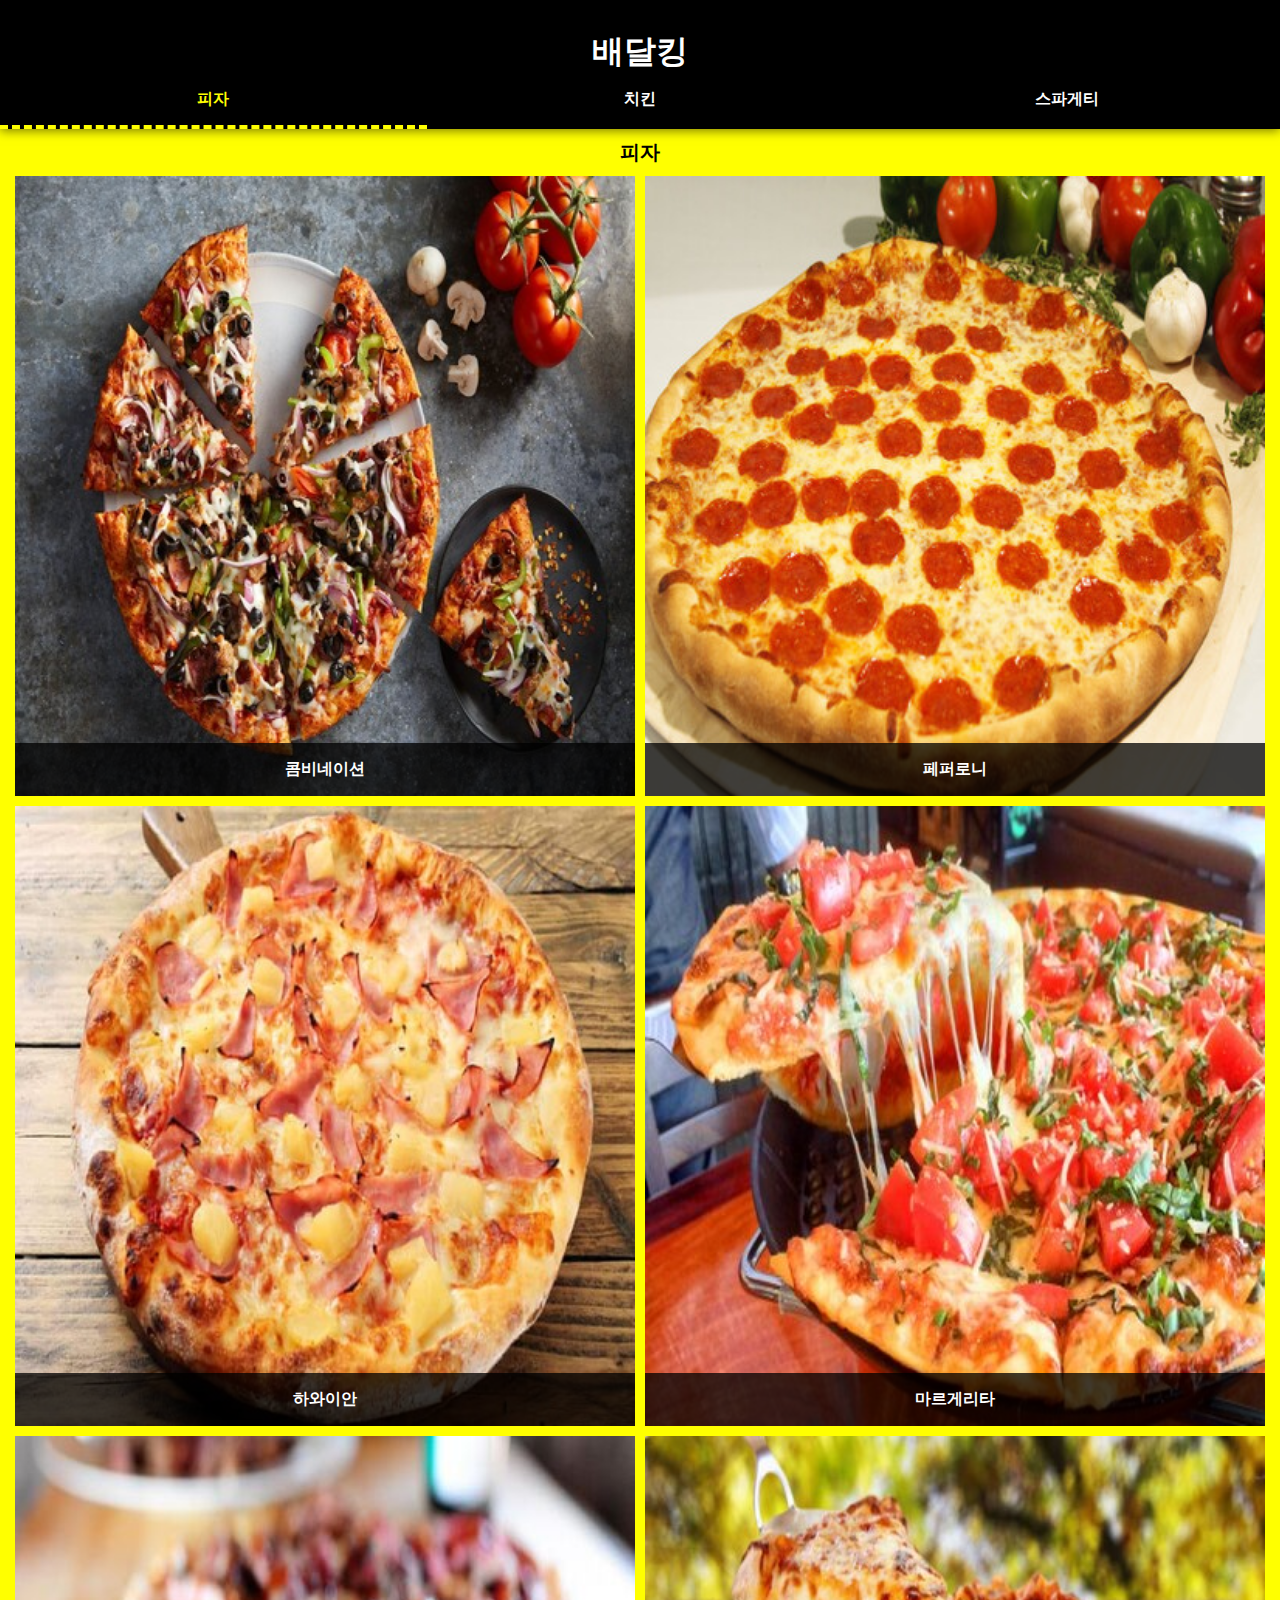
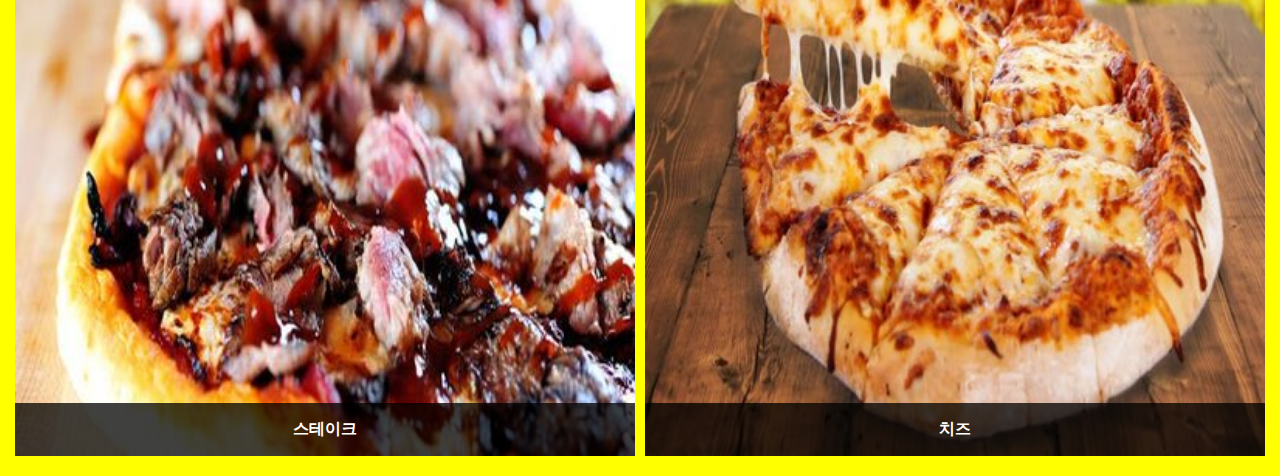
<file: index.html>
<!DOCTYPE html>
<html lang="en">
<head>
    <meta charset="UTF-8">
    <meta http-equiv="X-UA-Compatible" content="IE=edge">
    <meta name="viewport" content="width=device-width, initial-scale=1.0">
    <link rel="stylesheet" href="style.css">
    <script src="https://ajax.googleapis.com/ajax/libs/jquery/3.5.1/jquery.min.js"></script>
    <title></title>
</head>
<body>
    <header>
        <div>
            <h1>배달킹</h1>
        </div>
        <nav>
            <ul>
                <li class="active"><a href="./?type=pizza">피자</a></li>
                <li><a href="chicken.html?type=chicken">치킨</a></li>
                <li><a href="spagetti.html?type=spagetti">스파게티</a></li>
            </ul>
        </nav>
    </header>
    
    <section id="tribe">
        <h1>피자</h1>
            <ul class="tribe_list">
              <!-- <li> <a href="#">
                    <img src="images/pizza_01.jpg" alt="pizza01">
                    <div class="caption">
                        <h4>피자1호</h4>
                    </div>
                </a>
                </li> -->
            </ul>
    </section>

    <script src="main.js"></script>
</body>
</html>
</file>
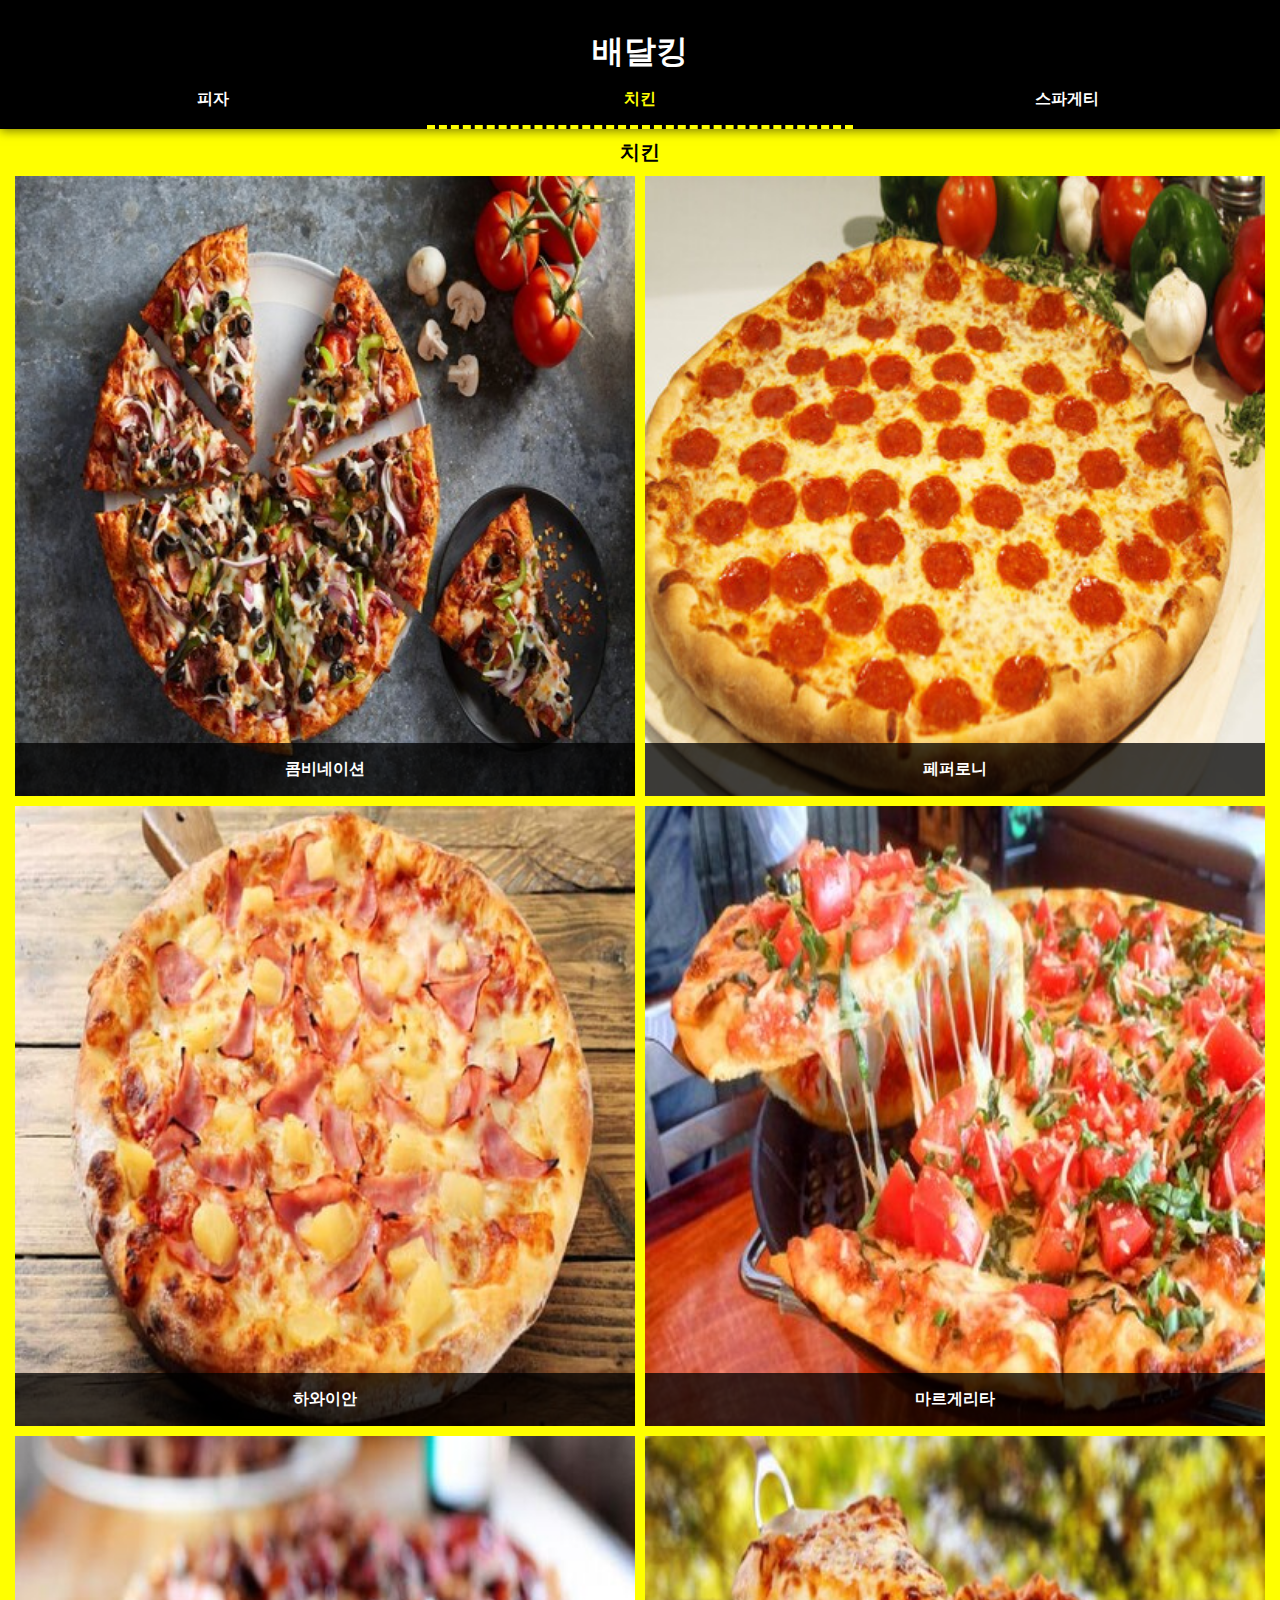
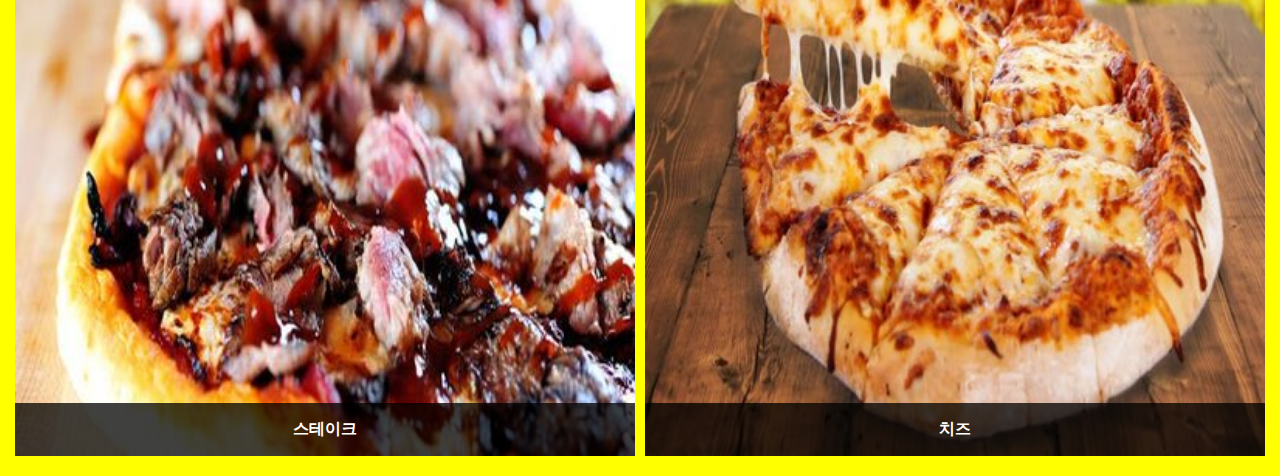
<file: chicken.html>
<!DOCTYPE html>
<html lang="en">
<head>
    <meta charset="UTF-8">
    <meta http-equiv="X-UA-Compatible" content="IE=edge">
    <meta name="viewport" content="width=device-width, initial-scale=1.0">
    <link rel="stylesheet" href="style.css">
    <script src="https://ajax.googleapis.com/ajax/libs/jquery/3.5.1/jquery.min.js"></script>
    <title></title>
</head>
<body>
    <header>
        <div>
            <h1>배달킹</h1>
        </div>
        <nav>
            <ul>
                <li ><a href="index.html?type=pizza">피자</a></li>
                <li class="active"><a href="./?type=chicken.html">치킨</a></li>
                <li><a href="spagetti.html?type=spagetti">스파게티</a></li>
            </ul>
        </nav>
    </header>
    
    <section id="tribe">
        <h1>치킨</h1>
            <ul class="tribe_list">
              <!-- <li> <a href="#">
                    <img src="images/pizza_01.jpg" alt="pizza01">
                    <div class="caption">
                        <h4>피자1호</h4>
                    </div>
                </a>
                </li> -->
            </ul>
    </section>

    <script src="main.js"></script>
</body>
</html>
</file>
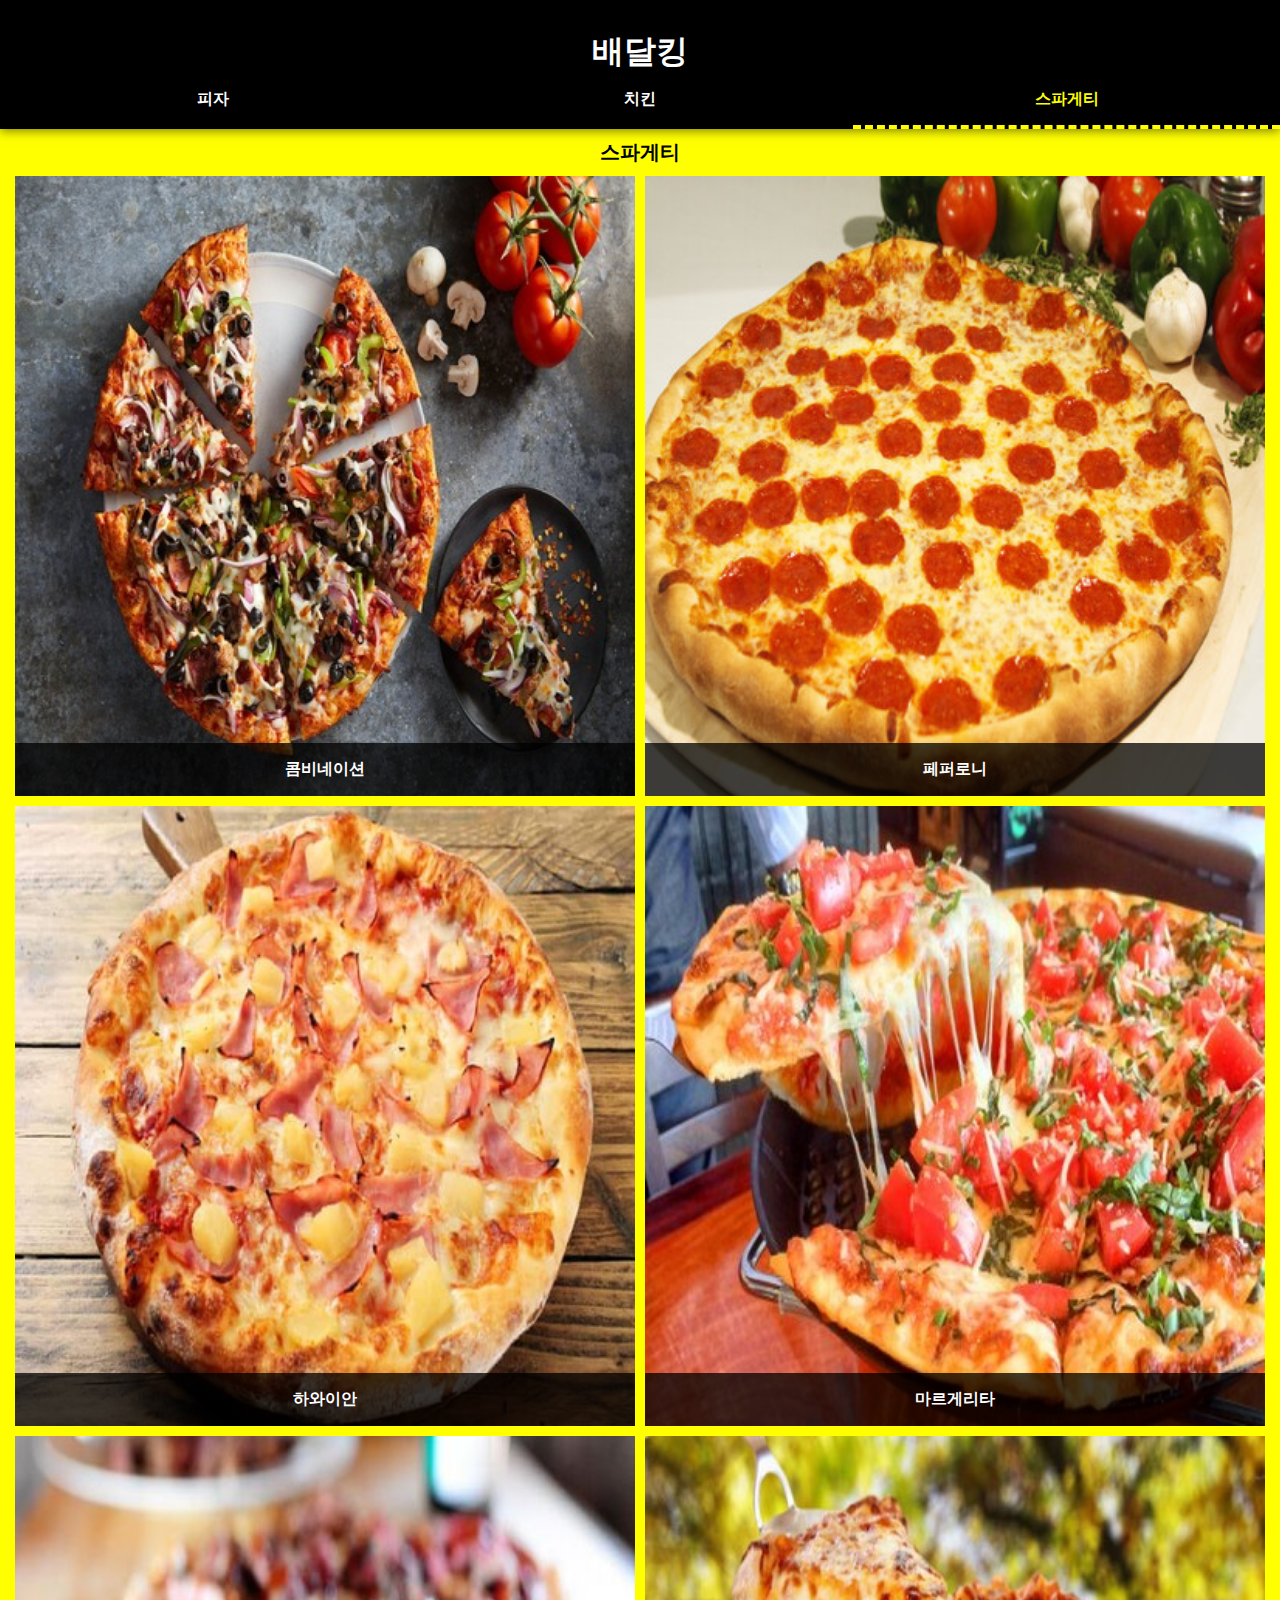
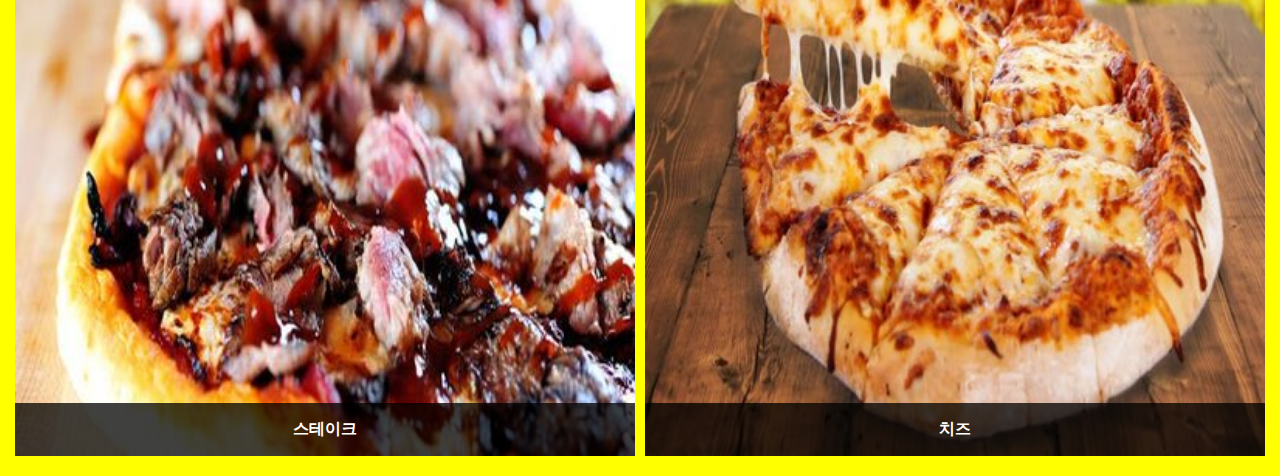
<file: spagetti.html>
<!DOCTYPE html>
<html lang="en">
<head>
    <meta charset="UTF-8">
    <meta http-equiv="X-UA-Compatible" content="IE=edge">
    <meta name="viewport" content="width=device-width, initial-scale=1.0">
    <link rel="stylesheet" href="style.css">
    <script src="https://ajax.googleapis.com/ajax/libs/jquery/3.5.1/jquery.min.js"></script>
    <title>스파게티</title>
</head>
<body>
    <header>
        <div>
            <h1>배달킹</h1>
        </div>
        <nav>
            <ul>
                <li><a href="index.html?type=pizza">피자</a></li>
                <li><a href="chicken.html?type=chicken">치킨</a></li>
                <li class="active"><a href="./?type=spagetti">스파게티</a></li>
            </ul>
        </nav>
    </header>
    
    <section id="tribe">
        <h1>스파게티</h1>
            <ul class="tribe_list">
              <!-- <li> <a href="#">
                    <img src="images/pizza_01.jpg" alt="pizza01">
                    <div class="caption">
                        <h4>피자1호</h4>
                    </div>
                </a>
                </li> -->
            </ul>
    </section>

    <script src="main.js"></script>
</body>
</html>
</file>
<file: style.css>
*
    {margin: 0;
    padding: 0;
    box-sizing: border-box;}

body
    {font-size: 16px;
    font-family: "나눔고딕","맑은고딕",sans-serif;
    background: yellow;}

ul
    {list-style-type: none;}

header
    {text-align: center;
    background-color: black;
    color: white;
    width: 100%;
    padding-top: 30px;
    overflow: hidden;
    box-shadow: 0 2px 10px rgba(0, 0, 0, 0.5);}

nav > ul > li
    {float: left;
    /*outline: 1px solid red;*/
    width: 33.33%;}

nav > ul > li > a
    {display: block;
    padding: 15px;
    color: white;
    font-weight: bold;
    text-decoration: none;}

nav > ul > li.active > a
    {color: yellow;
    border-bottom: 4px dashed yellow;}

header > h1
    {margin-bottom: 20px;
    font-size: 20px;}

#tribe
    {padding: 10px;
    text-align: center;}

#tribe > h1
    {font-size: 20px;
    margin-bottom: 10px;}

.tribe_list
    {overflow: hidden;}

.tribe_list  li
    {width: 50%;
    float: left;
    padding: 0 5px;
    position: relative;
    margin-bottom: 10px;}

.tribe_list  li > a >img
    {width: 100%;
    display: block;}

.tribe_list  li > a > .caption
    {background: rgba(0, 0, 0, 0.75);
    color: white;
    position: absolute;
    width: calc(100% - 10px);
    padding: 1em;
    left: 5px;
    bottom: 0px;}
</file>
